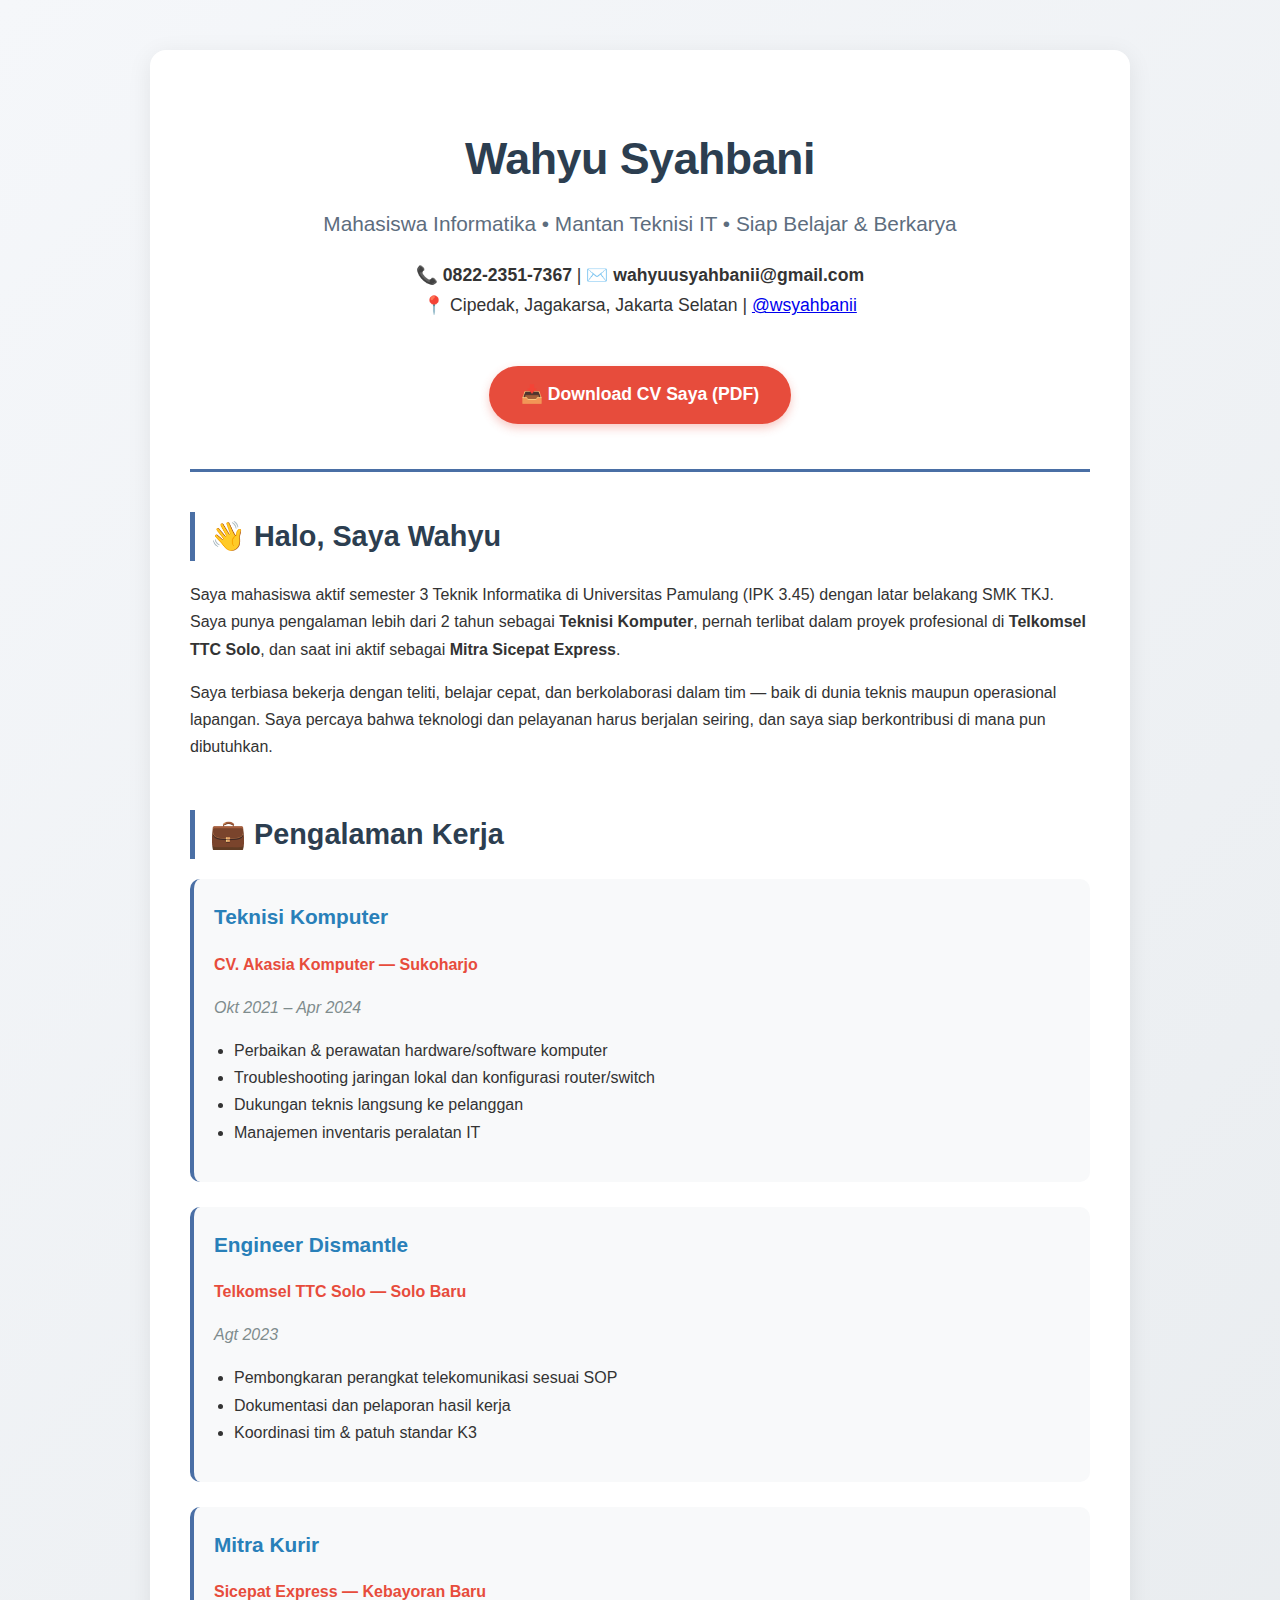
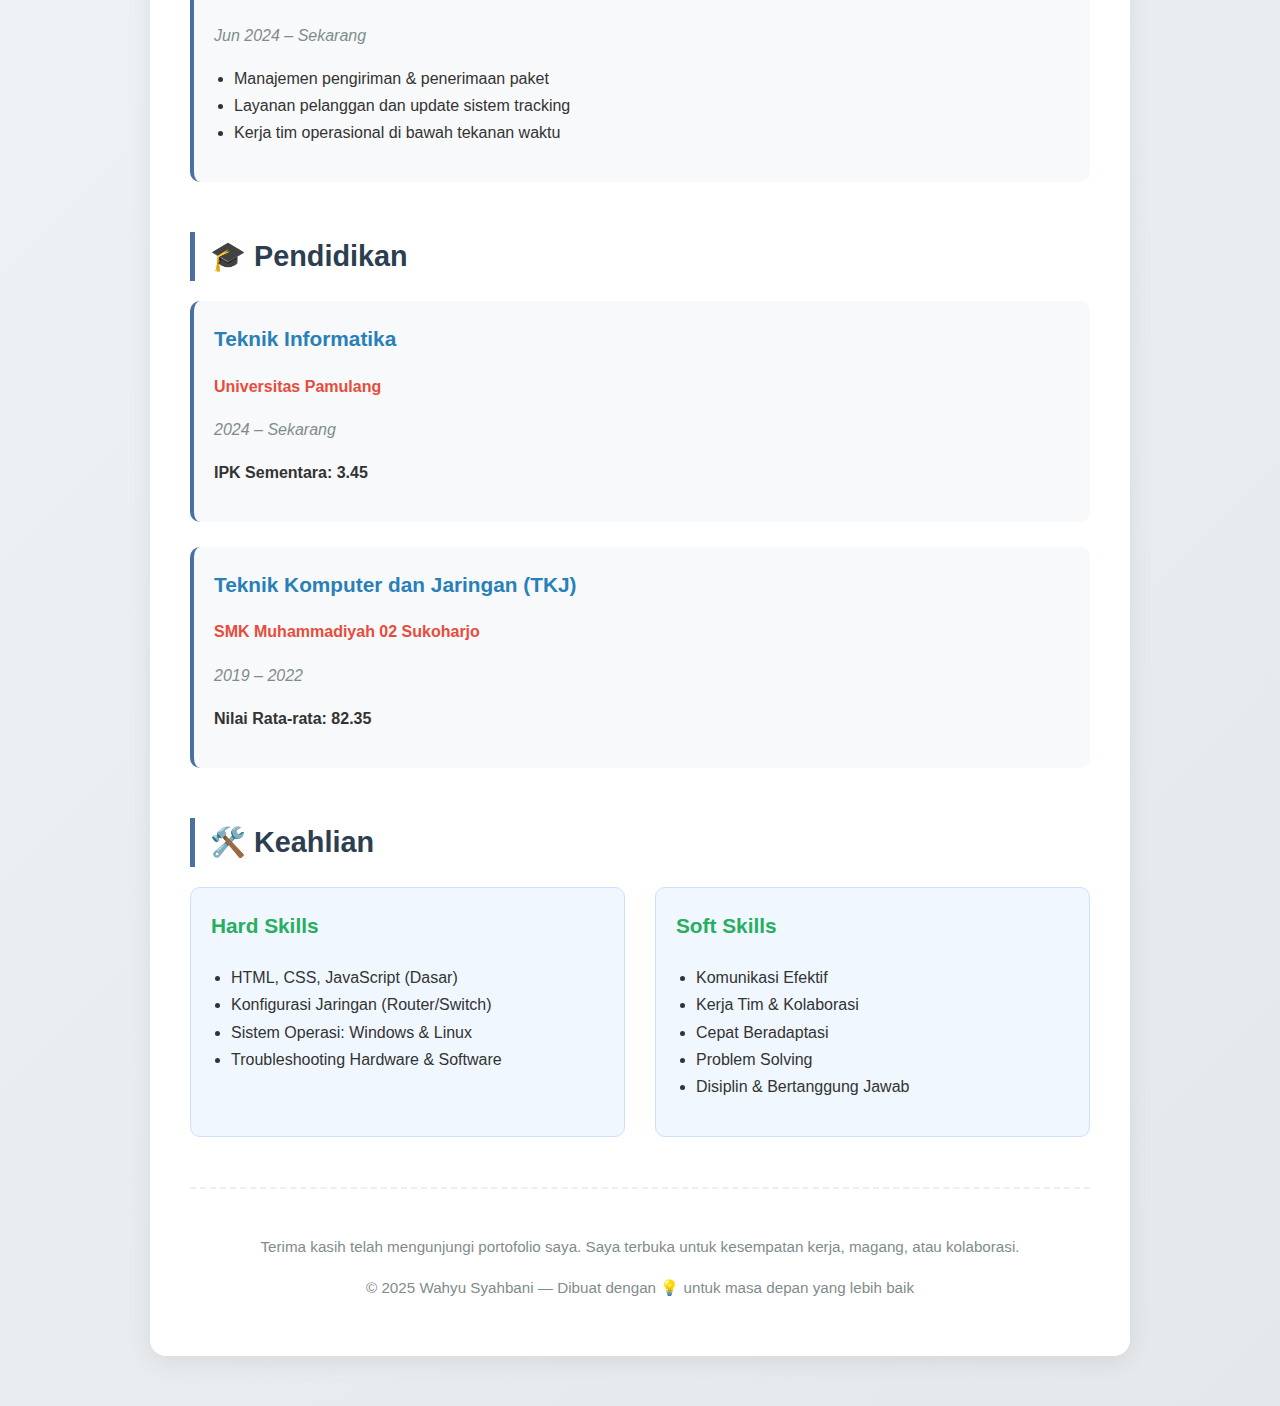
<file: index.html>
<!DOCTYPE html>
<html lang="id">
<head>
  <meta charset="UTF-8" />
  <meta name="viewport" content="width=device-width, initial-scale=1.0"/>
  <title>Wahyu Syahbani — Teknisi IT | Mahasiswa Informatika | Siap Kerja</title>
  <style>
    body {
      font-family: 'Segoe UI', Tahoma, Geneva, Verdana, sans-serif;
      margin: 0;
      padding: 0;
      background: linear-gradient(135deg, #f5f7fa 0%, #e4e8eb 100%);
      color: #333;
      line-height: 1.7;
    }
    .container {
      max-width: 900px;
      margin: 50px auto;
      padding: 40px;
      background: white;
      box-shadow: 0 5px 25px rgba(0,0,0,0.08);
      border-radius: 16px;
    }
    header {
      text-align: center;
      padding: 30px 0;
      border-bottom: 3px solid #4a6fa5;
      margin-bottom: 40px;
    }
    h1 {
      margin: 0;
      font-size: 2.8rem;
      color: #2c3e50;
      letter-spacing: -0.5px;
    }
    .tagline {
      font-size: 1.3rem;
      color: #5d6d7e;
      font-weight: 500;
      margin: 10px 0;
    }
    .contact {
      margin: 20px 0;
      font-size: 1.1rem;
    }
    .btn-download {
      display: inline-block;
      background: #e74c3c;
      color: white;
      padding: 14px 32px;
      border-radius: 50px;
      text-decoration: none;
      font-weight: 700;
      font-size: 1.1rem;
      margin: 25px 0 15px 0;
      transition: all 0.3s ease;
      box-shadow: 0 4px 10px rgba(231, 76, 60, 0.3);
    }
    .btn-download:hover {
      background: #c0392b;
      transform: translateY(-3px);
      box-shadow: 0 6px 15px rgba(231, 76, 60, 0.4);
    }
    section {
      margin-bottom: 50px;
    }
    h2 {
      color: #2c3e50;
      font-size: 1.8rem;
      border-left: 5px solid #4a6fa5;
      padding-left: 15px;
      margin: 30px 0 20px 0;
    }
    .job, .edu {
      background: #f8f9fa;
      padding: 20px;
      border-radius: 10px;
      margin-bottom: 25px;
      border-left: 4px solid #4a6fa5;
      transition: transform 0.2s;
    }
    .job:hover, .edu:hover {
      transform: translateY(-3px);
      box-shadow: 0 4px 12px rgba(0,0,0,0.08);
    }
    .job-title {
      color: #2980b9;
      margin: 0 0 5px 0;
      font-size: 1.3rem;
    }
    .job-company {
      font-weight: 600;
      color: #e74c3c;
    }
    .job-date {
      font-style: italic;
      color: #7f8c8d;
      margin: 5px 0;
    }
    ul {
      padding-left: 20px;
    }
    .skills-container {
      display: flex;
      flex-wrap: wrap;
      gap: 30px;
    }
    .skills-box {
      flex: 1;
      min-width: 250px;
      background: #f0f7ff;
      padding: 20px;
      border-radius: 10px;
      border: 1px solid #cce0ff;
    }
    .skills-title {
      color: #27ae60;
      margin-top: 0;
      font-size: 1.3rem;
    }
    footer {
      text-align: center;
      padding-top: 30px;
      margin-top: 40px;
      border-top: 2px dashed #eee;
      color: #7f8c8d;
      font-size: 0.95rem;
    }
    @media (max-width: 768px) {
      .container {
        margin: 20px;
        padding: 25px;
      }
      h1 {
        font-size: 2.2rem;
      }
      .btn-download {
        padding: 12px 25px;
        font-size: 1rem;
      }
    }
  </style>
</head>
<body>
  <div class="container">

    <header>
      <h1>Wahyu Syahbani</h1>
      <p class="tagline">Mahasiswa Informatika • Mantan Teknisi IT • Siap Belajar & Berkarya</p>
      <div class="contact">
        📞 <strong>0822-2351-7367</strong> | ✉️ <strong>wahyuusyahbanii@gmail.com</strong><br>
        📍 Cipedak, Jagakarsa, Jakarta Selatan | <a href="https://github.com/wsyahbanii" target="_blank">@wsyahbanii</a>
      </div>

      <!-- 🔴 TOMBOL DOWNLOAD CV -->
      <a href="https://docs.google.com/document/d/1ckAUSitanm7LX13LJ0Ld_-M2aT_FM0Vma8e7ON90gAY/edit?usp=sharing" target="_blank" class="btn-download">📥 Download CV Saya (PDF)</a>
    </header>

    <section>
      <h2>👋 Halo, Saya Wahyu</h2>
      <p>
        Saya mahasiswa aktif semester 3 Teknik Informatika di Universitas Pamulang (IPK 3.45) dengan latar belakang SMK TKJ. Saya punya pengalaman lebih dari 2 tahun sebagai <strong>Teknisi Komputer</strong>, pernah terlibat dalam proyek profesional di <strong>Telkomsel TTC Solo</strong>, dan saat ini aktif sebagai <strong>Mitra Sicepat Express</strong>.
      </p>
      <p>
        Saya terbiasa bekerja dengan teliti, belajar cepat, dan berkolaborasi dalam tim — baik di dunia teknis maupun operasional lapangan. Saya percaya bahwa teknologi dan pelayanan harus berjalan seiring, dan saya siap berkontribusi di mana pun dibutuhkan.
      </p>
    </section>

    <section>
      <h2>💼 Pengalaman Kerja</h2>

      <div class="job">
        <h3 class="job-title">Teknisi Komputer</h3>
        <p class="job-company">CV. Akasia Komputer — Sukoharjo</p>
        <p class="job-date">Okt 2021 – Apr 2024</p>
        <ul>
          <li>Perbaikan & perawatan hardware/software komputer</li>
          <li>Troubleshooting jaringan lokal dan konfigurasi router/switch</li>
          <li>Dukungan teknis langsung ke pelanggan</li>
          <li>Manajemen inventaris peralatan IT</li>
        </ul>
      </div>

      <div class="job">
        <h3 class="job-title">Engineer Dismantle</h3>
        <p class="job-company">Telkomsel TTC Solo — Solo Baru</p>
        <p class="job-date">Agt 2023</p>
        <ul>
          <li>Pembongkaran perangkat telekomunikasi sesuai SOP</li>
          <li>Dokumentasi dan pelaporan hasil kerja</li>
          <li>Koordinasi tim & patuh standar K3</li>
        </ul>
      </div>

      <div class="job">
        <h3 class="job-title">Mitra Kurir</h3>
        <p class="job-company">Sicepat Express — Kebayoran Baru</p>
        <p class="job-date">Jun 2024 – Sekarang</p>
        <ul>
          <li>Manajemen pengiriman & penerimaan paket</li>
          <li>Layanan pelanggan dan update sistem tracking</li>
          <li>Kerja tim operasional di bawah tekanan waktu</li>
        </ul>
      </div>
    </section>

    <section>
      <h2>🎓 Pendidikan</h2>

      <div class="edu">
        <h3 class="job-title">Teknik Informatika</h3>
        <p class="job-company">Universitas Pamulang</p>
        <p class="job-date">2024 – Sekarang</p>
        <p><strong>IPK Sementara: 3.45</strong></p>
      </div>

      <div class="edu">
        <h3 class="job-title">Teknik Komputer dan Jaringan (TKJ)</h3>
        <p class="job-company">SMK Muhammadiyah 02 Sukoharjo</p>
        <p class="job-date">2019 – 2022</p>
        <p><strong>Nilai Rata-rata: 82.35</strong></p>
      </div>
    </section>

    <section>
      <h2>🛠️ Keahlian</h2>
      <div class="skills-container">
        <div class="skills-box">
          <h3 class="skills-title">Hard Skills</h3>
          <ul>
            <li>HTML, CSS, JavaScript (Dasar)</li>
            <li>Konfigurasi Jaringan (Router/Switch)</li>
            <li>Sistem Operasi: Windows & Linux</li>
            <li>Troubleshooting Hardware & Software</li>
          </ul>
        </div>
        <div class="skills-box">
          <h3 class="skills-title">Soft Skills</h3>
          <ul>
            <li>Komunikasi Efektif</li>
            <li>Kerja Tim & Kolaborasi</li>
            <li>Cepat Beradaptasi</li>
            <li>Problem Solving</li>
            <li>Disiplin & Bertanggung Jawab</li>
          </ul>
        </div>
      </div>
    </section>

    <footer>
      <p>Terima kasih telah mengunjungi portofolio saya. Saya terbuka untuk kesempatan kerja, magang, atau kolaborasi.</p>
      <p>© 2025 Wahyu Syahbani — Dibuat dengan 💡 untuk masa depan yang lebih baik</p>
    </footer>

  </div>
</body>
</html>
</file>
